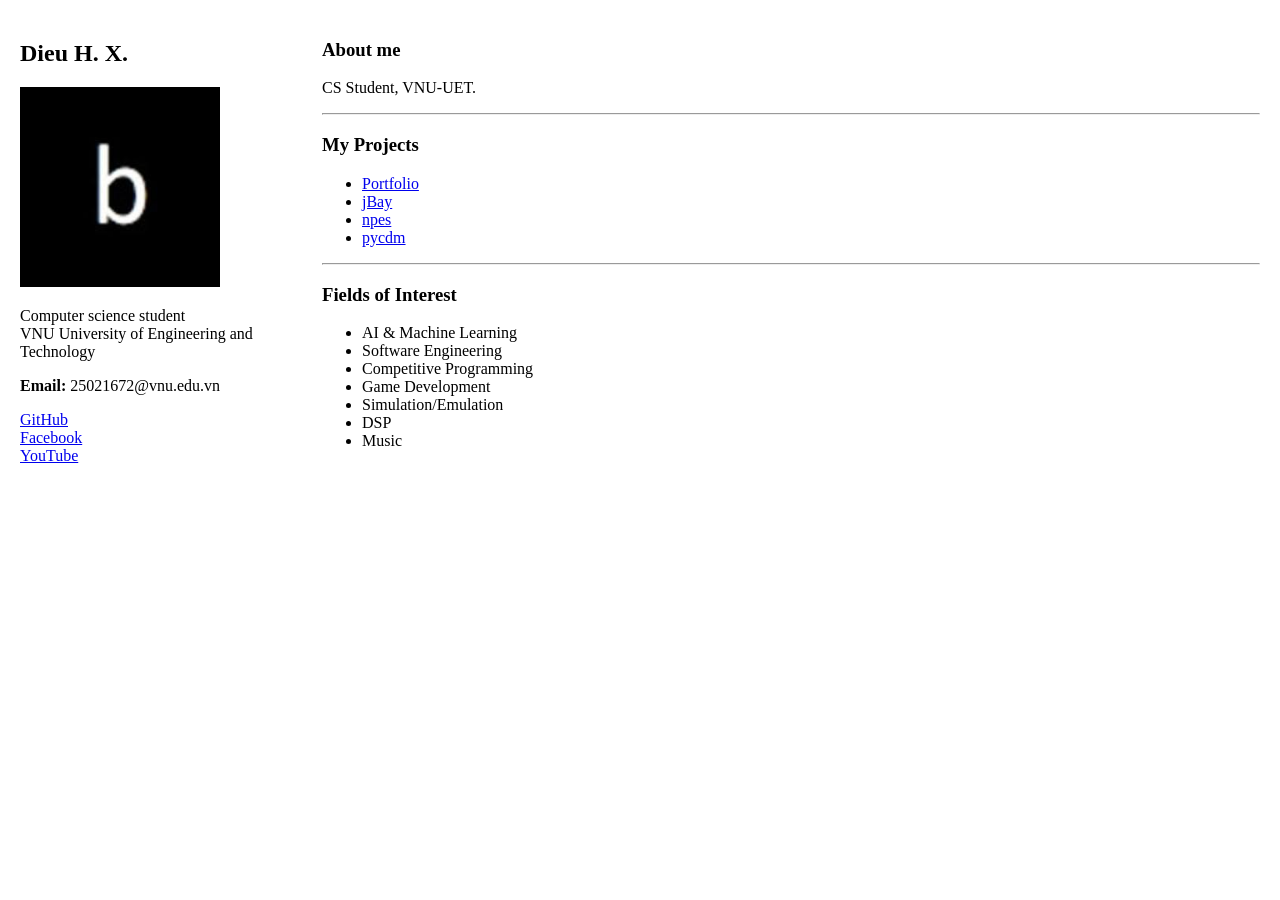
<file: index.html>
<!DOCTYPE html>
<html>
<head>
  <meta charset="utf-8">
  <title>Hoàng Xuân Diệu</title>
</head>
<body>
  <table width="100%" cellpadding="10">
    <tr valign="top">
      <td width="280">
        <h2>Dieu H. X.</h2>
        <img src="assets/b.jpg" width="200" alt="">
        <p>Computer science student<br>
        VNU University of Engineering and Technology</p>
        <p><b>Email:</b> 25021672@vnu.edu.vn</p>
        <p>
          <a href="https://github.com/hoangdieu2007/">GitHub</a><br>
          <a href="https://www.facebook.com/batzd.rats">Facebook</a><br>
          <a href="https://www.youtube.com/@brate8981">YouTube</a>
        </p>
      </td>
      <td>
        <h3>About me</h3>
        <p>CS Student, VNU-UET.</p>

        <hr>
        <h3>My Projects</h3>
        <ul>
          <li><a href="portfolio/index.html">Portfolio</a></li>
          <li><a href="jbay/index.html">jBay</a></li>
          <li><a href="https://github.com/therealbrate/npes">npes</a></li>
          <li><a href="https://github.com/hoangdieu2007/com1050-pycdm">pycdm</a></li>
        </ul>

        <hr>
        <h3>Fields of Interest</h3>
        <ul>
          <li>AI &amp; Machine Learning</li>
          <li>Software Engineering</li>
          <li>Competitive Programming</li>
          <li>Game Development</li>
          <li>Simulation/Emulation</li>
          <li>DSP</li>
          <li>Music</li>
        </ul>
      </td>
    </tr>
  </table>
</body>
</html>
</file>
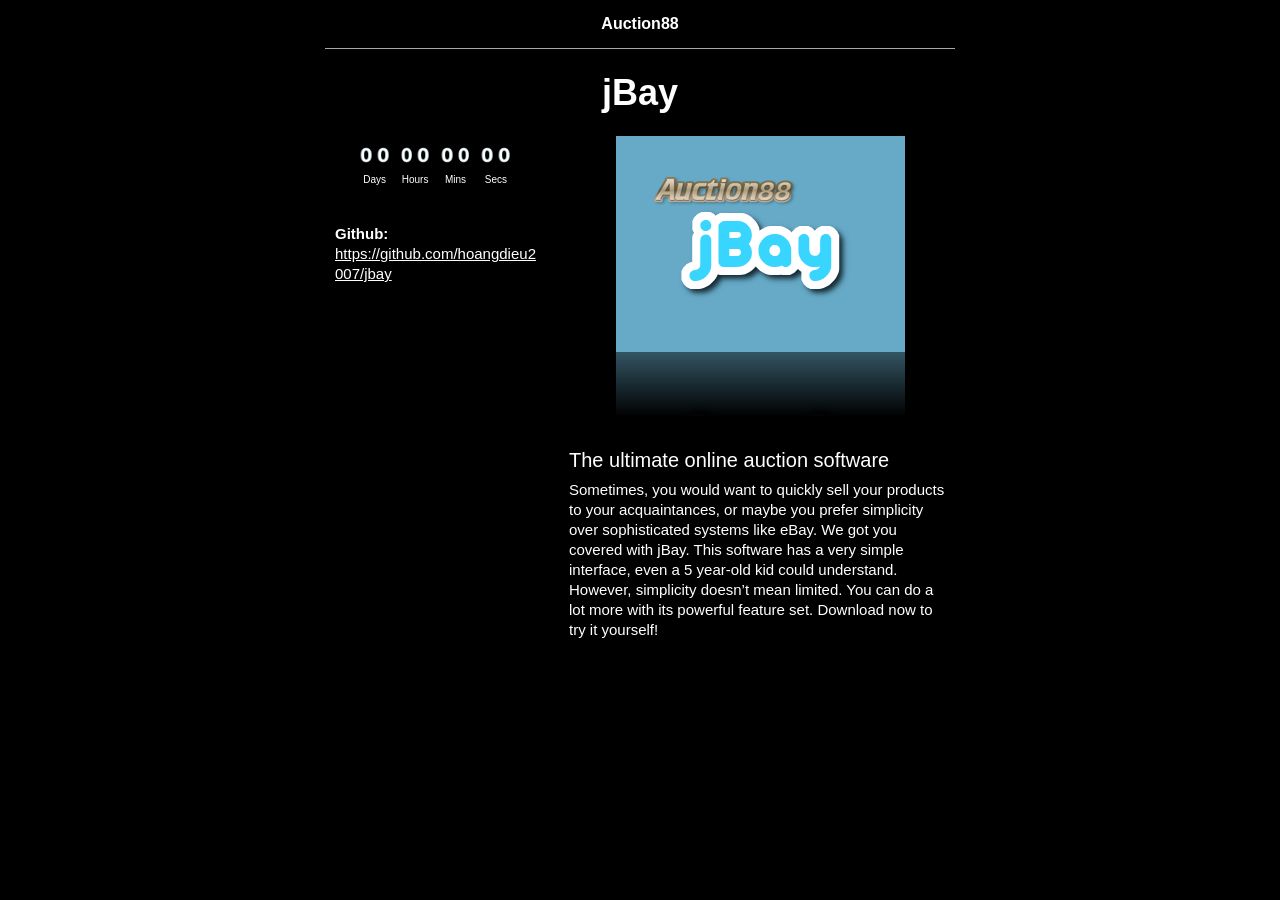
<file: jbay/index.html>
<?xml version="1.0" encoding="UTF-8"?><!DOCTYPE html PUBLIC "-//W3C//DTD XHTML 1.0 Transitional//EN" "http://www.w3.org/TR/xhtml1/DTD/xhtml1-transitional.dtd"><html xmlns="http://www.w3.org/1999/xhtml"><head><title></title><meta http-equiv="refresh" content="0;url= Auction88s_jBay/Auction88.html" /></head><body></body></html>
</file>
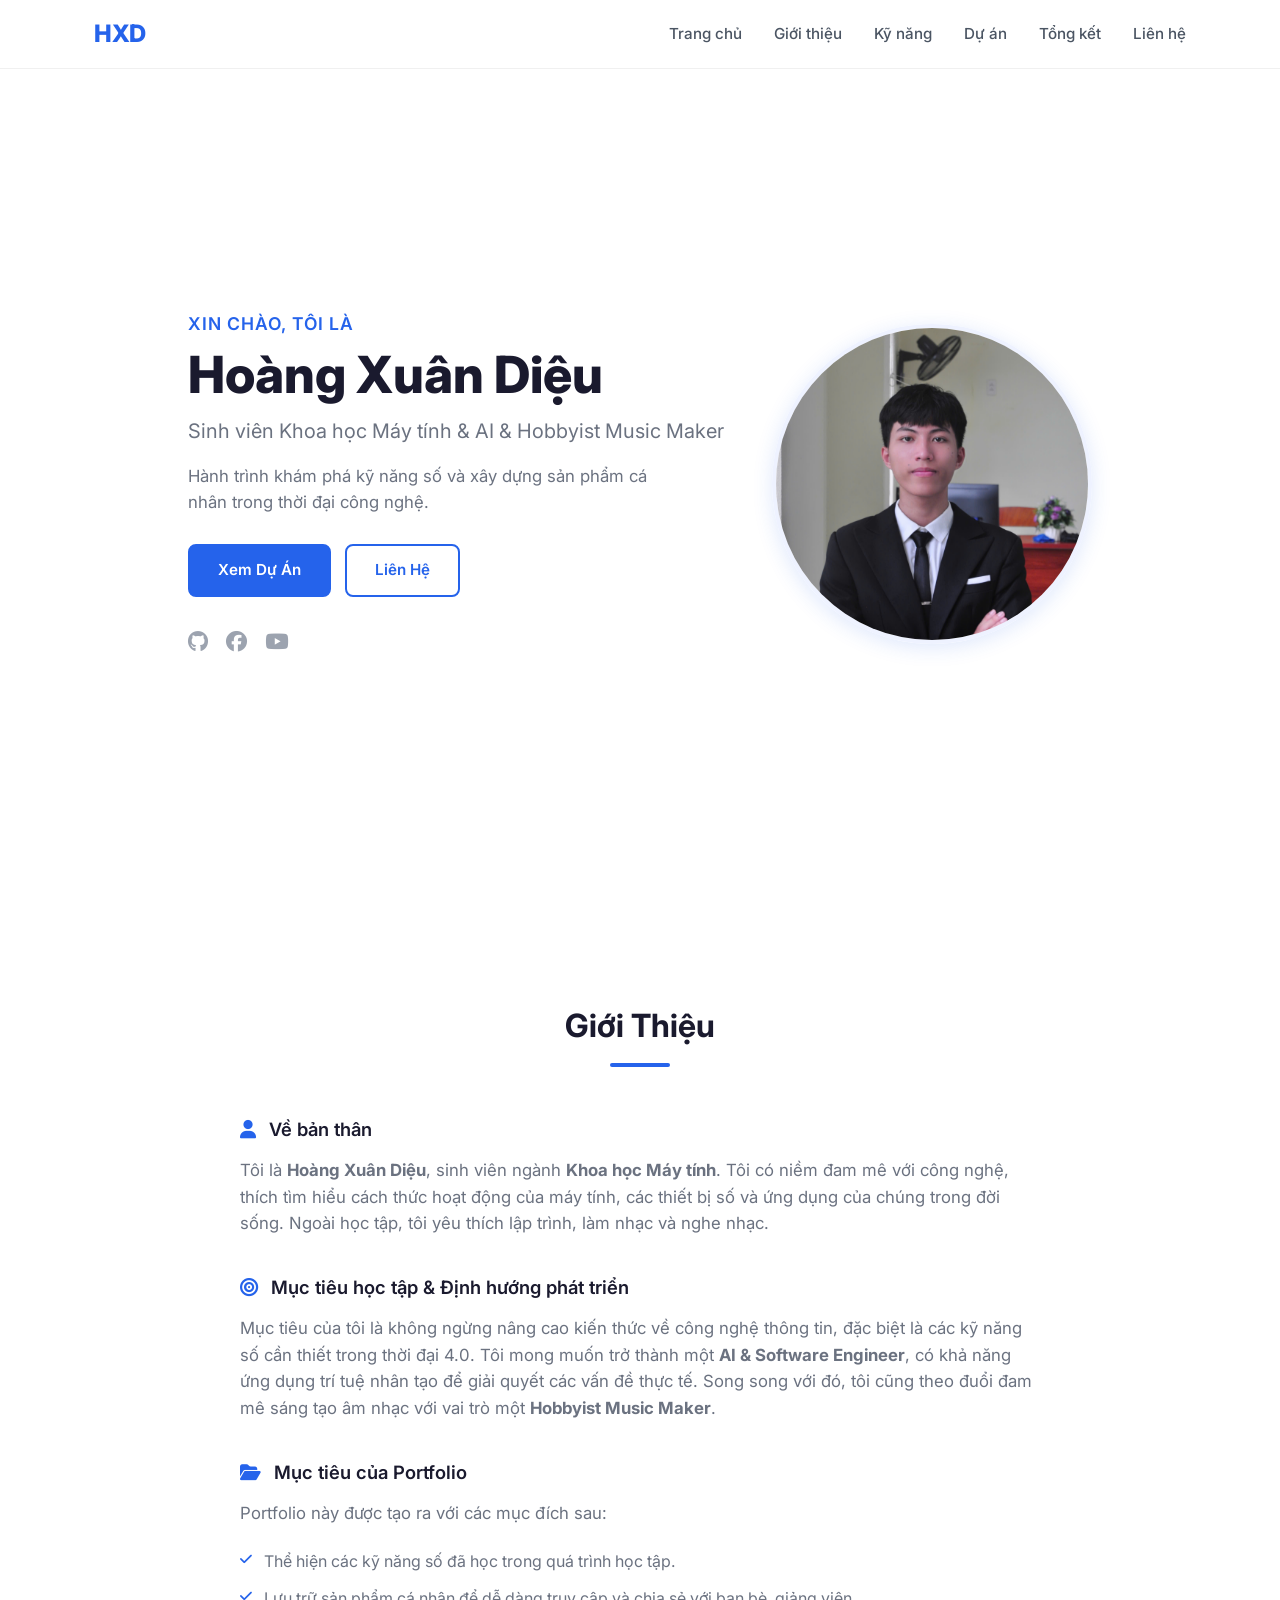
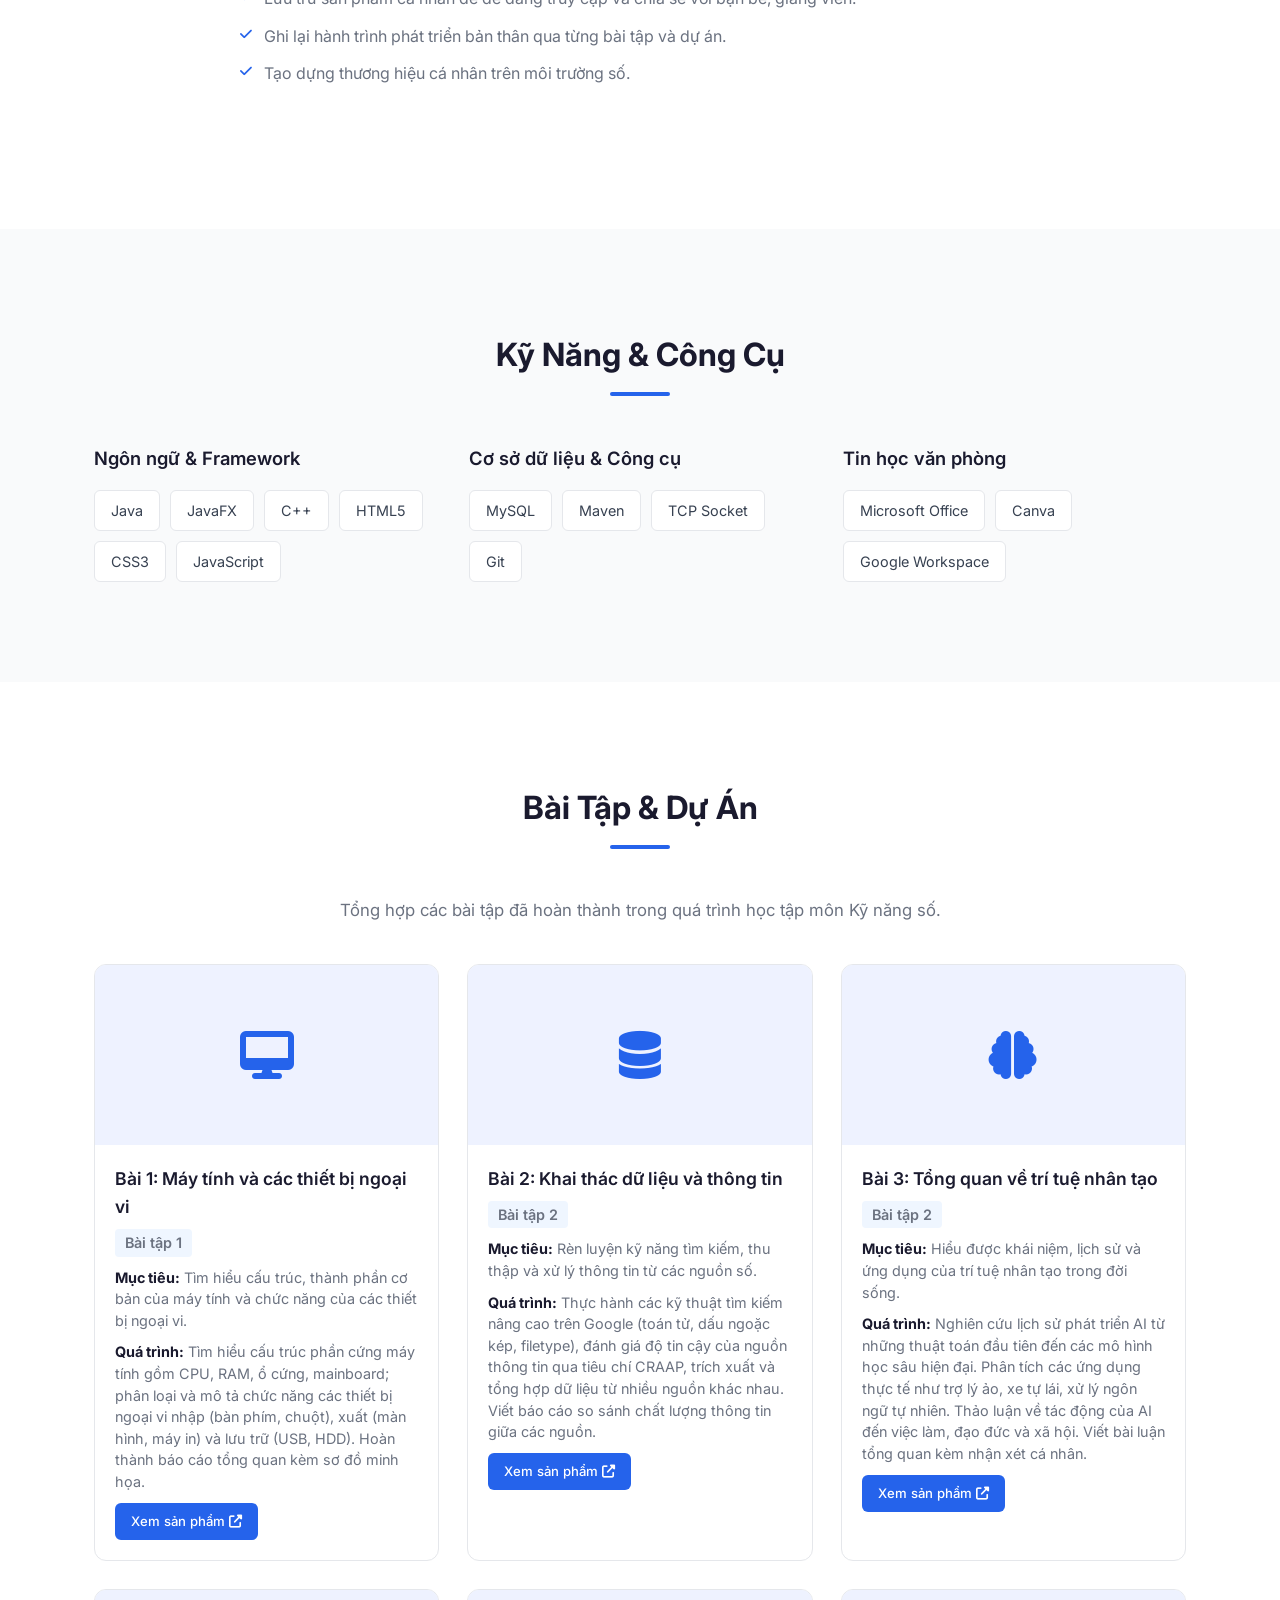
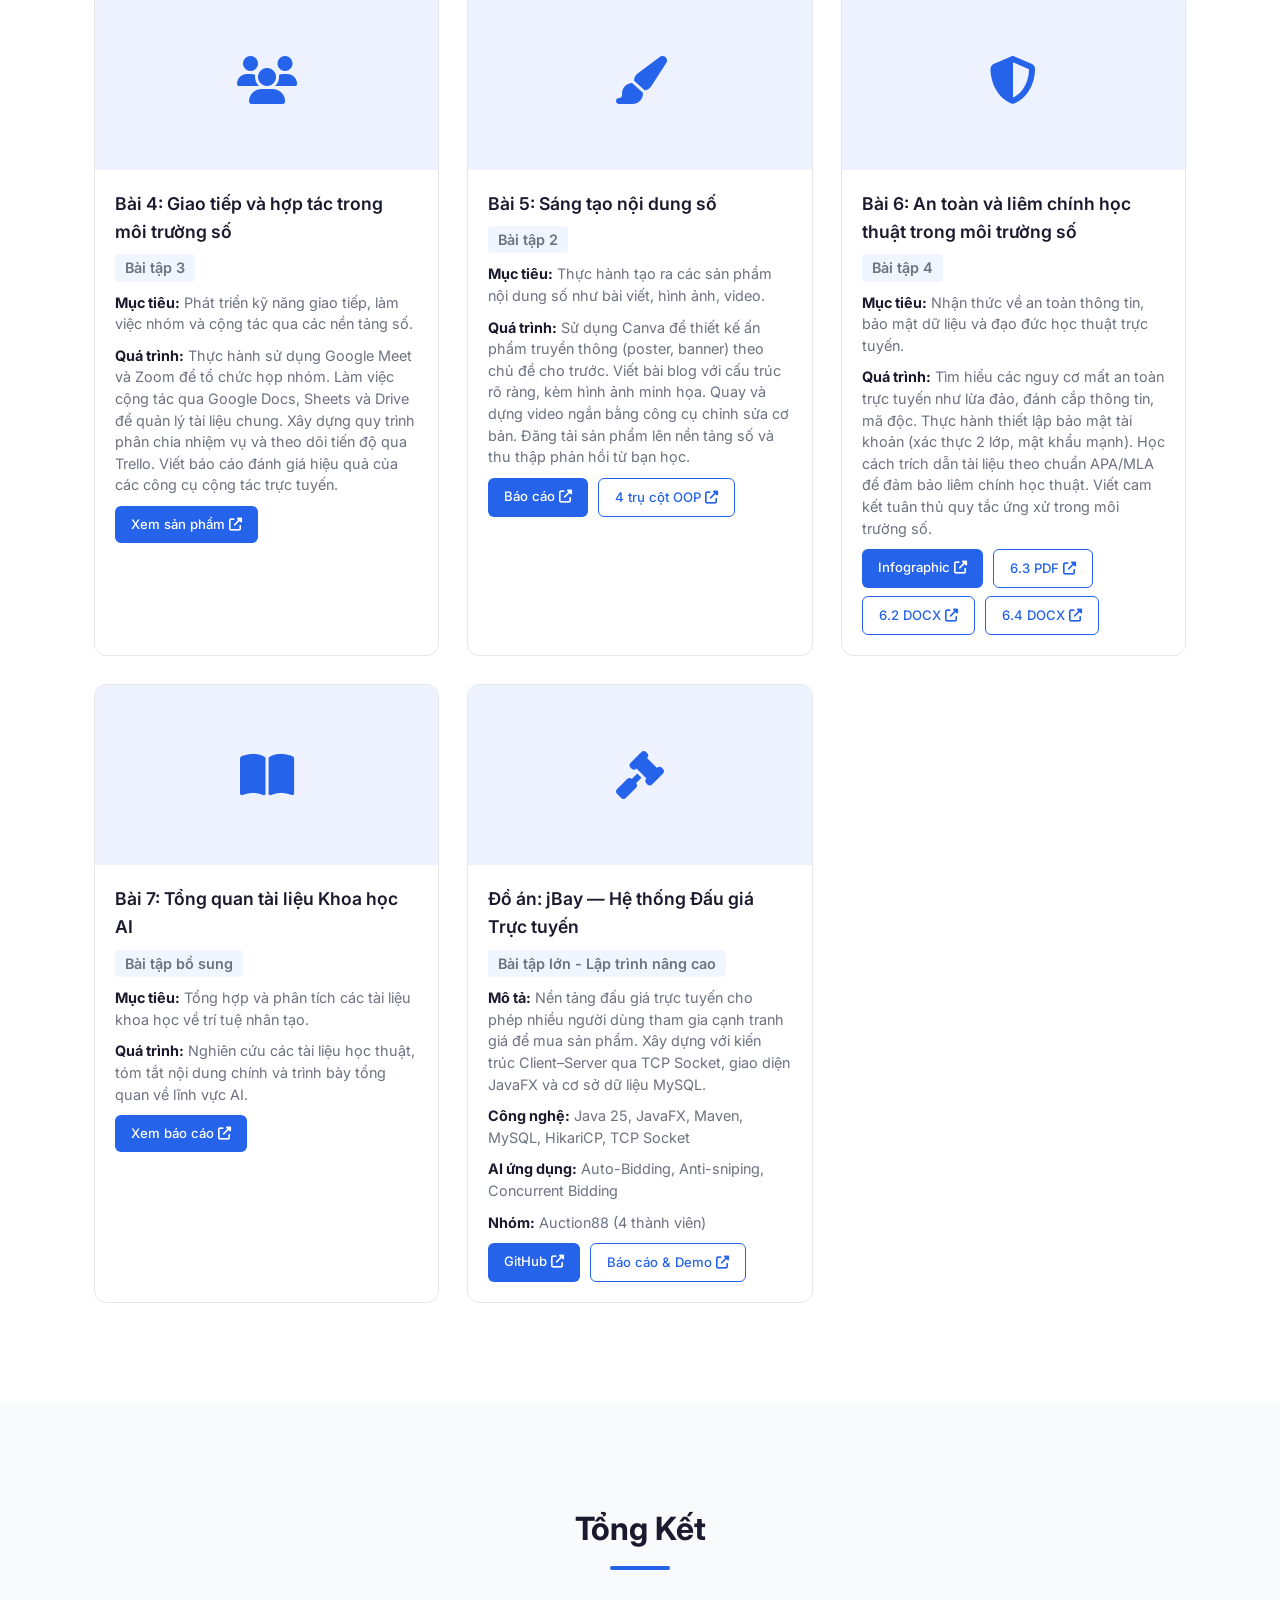
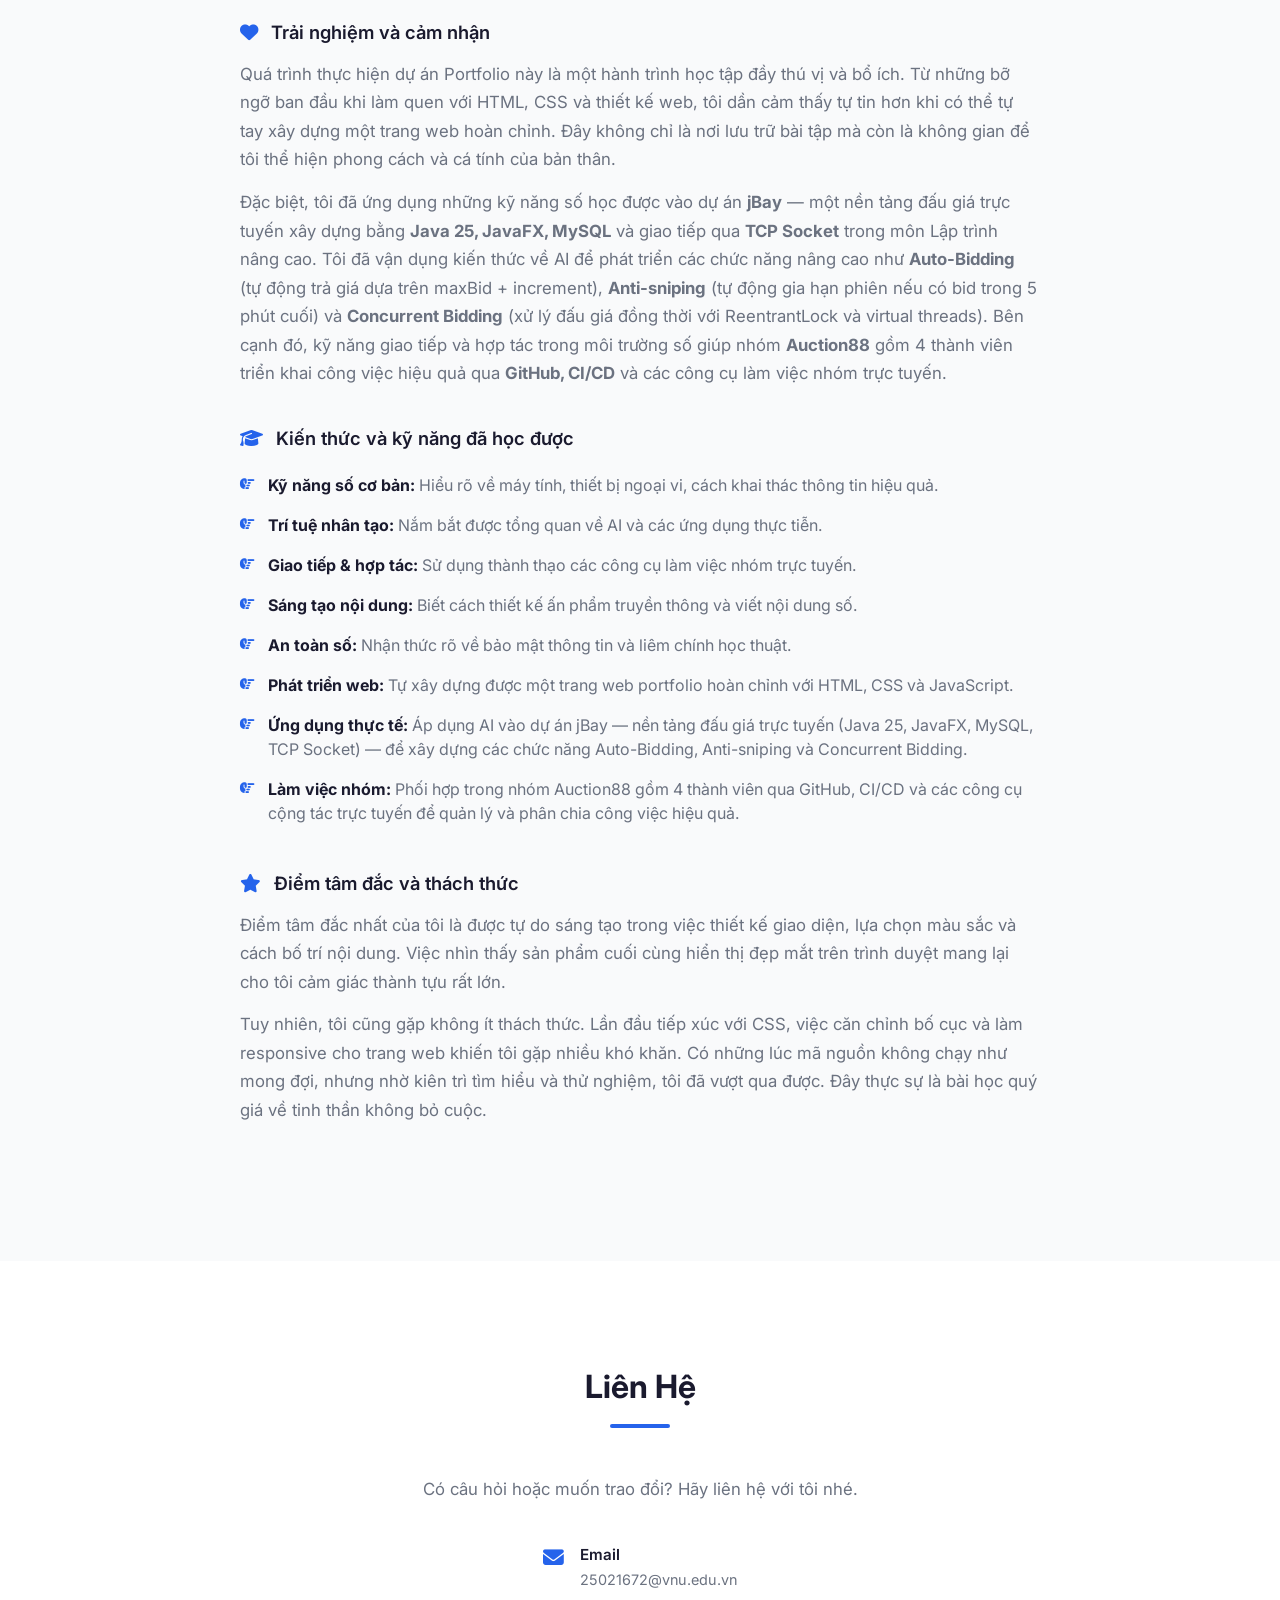
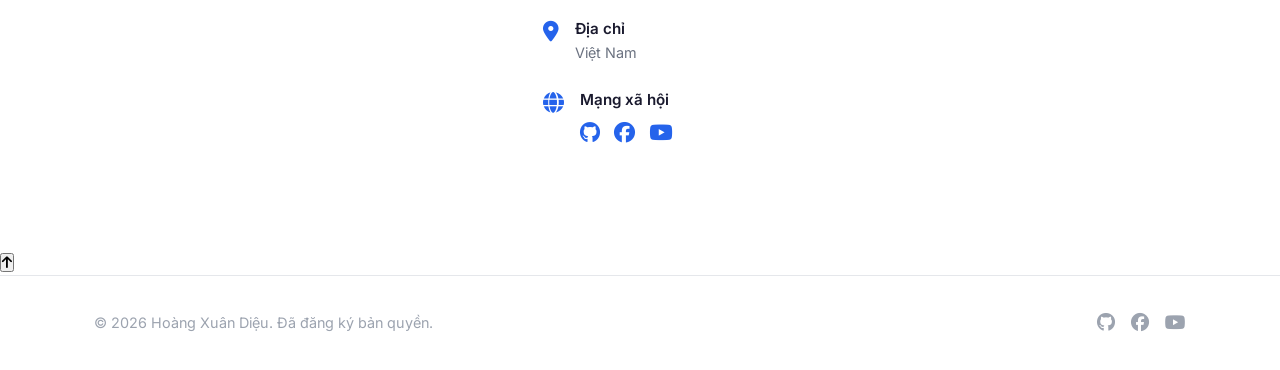
<file: portfolio/index.html>
<!DOCTYPE html>
<html lang="vi">
<head>
  <meta charset="UTF-8">
  <meta name="viewport" content="width=device-width, initial-scale=1.0">
  <title>Hoàng Xuân Diệu | Portfolio</title>
  <link rel="icon" type="image/svg+xml" href="data:image/svg+xml,<svg xmlns='http://www.w3.org/2000/svg' viewBox='0 0 100 100'><rect width='100' height='100' rx='20' fill='%232563eb'/><text x='50' y='68' font-size='44' font-weight='800' font-family='Arial' fill='white' text-anchor='middle'>HXD</text></svg>">
  <link rel="preconnect" href="https://fonts.googleapis.com">
  <link href="https://fonts.googleapis.com/css2?family=Inter:wght@300;400;500;600;700;800&display=swap" rel="stylesheet">
  <link rel="stylesheet" href="https://cdnjs.cloudflare.com/ajax/libs/font-awesome/6.5.0/css/all.min.css">
  <link rel="stylesheet" href="style.css">
</head>
<body>

  <!-- NAV -->
  <nav class="navbar">
    <div class="container nav-container">
      <a href="#" class="logo">HXD</a>
      <ul class="nav-links" id="navLinks">
        <li><a href="#hero">Trang chủ</a></li>
        <li><a href="#about">Giới thiệu</a></li>
        <li><a href="#skills">Kỹ năng</a></li>
        <li><a href="#projects">Dự án</a></li>
        <li><a href="#summary">Tổng kết</a></li>
        <li><a href="#contact">Liên hệ</a></li>
      </ul>
      <div class="hamburger" id="hamburger">
        <span></span><span></span><span></span>
      </div>
    </div>
  </nav>

  <!-- HERO -->
  <section id="hero" class="hero">
    <div class="container hero-content">
      <div class="hero-text">
        <p class="greeting">Xin chào, tôi là</p>
        <h1>Hoàng Xuân Diệu</h1>
        <p class="tagline">Sinh viên Khoa học Máy tính &amp; AI &amp; Hobbyist Music Maker</p>
        <p class="hero-desc">
          Hành trình khám phá kỹ năng số và xây dựng sản phẩm cá nhân trong thời đại công nghệ.
        </p>
        <div class="hero-btns">
          <a href="#projects" class="btn btn-primary">Xem Dự Án</a>
          <a href="#contact" class="btn btn-outline">Liên Hệ</a>
        </div>
        <div class="hero-socials">
          <a href="https://github.com/hoangdieu2007/" aria-label="GitHub"><i class="fab fa-github"></i></a>
          <a href="https://www.facebook.com/batzd.rats" aria-label="Facebook"><i class="fab fa-facebook"></i></a>
          <a href="https://www.youtube.com/@brate8981" aria-label="YouTube"><i class="fab fa-youtube"></i></a>
        </div>
      </div>
      <div class="hero-image">
        <div class="avatar-frame">
          <img src="assets/my_image.jpg" alt="Hoàng Xuân Diệu" class="avatar-img">
        </div>
      </div>
    </div>
  </section>

  <!-- ABOUT -->
  <section id="about" class="section">
    <div class="container">
      <h2 class="section-title">Giới Thiệu</h2>
      <div class="divider"></div>
      <div class="about-content">
        <div class="about-text">
          <div class="about-block">
            <h3><i class="fas fa-user"></i> Về bản thân</h3>
            <p>
              Tôi là <strong>Hoàng Xuân Diệu</strong>, sinh viên ngành <strong>Khoa học Máy tính</strong>. 
              Tôi có niềm đam mê với công nghệ, thích tìm hiểu cách thức hoạt động của máy tính, 
              các thiết bị số và ứng dụng của chúng trong đời sống. Ngoài học tập, tôi yêu thích 
              lập trình, làm nhạc và nghe nhạc.
            </p>
          </div>

          <div class="about-block">
            <h3><i class="fas fa-bullseye"></i> Mục tiêu học tập &amp; Định hướng phát triển</h3>
            <p>
              Mục tiêu của tôi là không ngừng nâng cao kiến thức về công nghệ thông tin, 
              đặc biệt là các kỹ năng số cần thiết trong thời đại 4.0. Tôi mong muốn trở thành 
              một <strong>AI &amp; Software Engineer</strong>, có khả năng ứng dụng trí tuệ nhân tạo 
              để giải quyết các vấn đề thực tế. Song song với đó, tôi cũng theo đuổi đam mê 
              sáng tạo âm nhạc với vai trò một <strong>Hobbyist Music Maker</strong>.
            </p>
          </div>

          <div class="about-block">
            <h3><i class="fas fa-folder-open"></i> Mục tiêu của Portfolio</h3>
            <p>
              Portfolio này được tạo ra với các mục đích sau:
            </p>
            <ul class="about-list">
              <li>Thể hiện các kỹ năng số đã học trong quá trình học tập.</li>
              <li>Lưu trữ sản phẩm cá nhân để dễ dàng truy cập và chia sẻ với bạn bè, giảng viên.</li>
              <li>Ghi lại hành trình phát triển bản thân qua từng bài tập và dự án.</li>
              <li>Tạo dựng thương hiệu cá nhân trên môi trường số.</li>
            </ul>
          </div>
        </div>
      </div>
    </div>
  </section>

  <!-- SKILLS -->
  <section id="skills" class="section bg-light">
    <div class="container">
      <h2 class="section-title">Kỹ Năng &amp; Công Cụ</h2>
      <div class="divider"></div>
      <div class="skills-grid">
        <div class="skill-cat">
          <h3>Ngôn ngữ &amp; Framework</h3>
          <div class="skill-items">
            <span class="skill-tag">Java</span>
            <span class="skill-tag">JavaFX</span>
            <span class="skill-tag">C++</span>
            <span class="skill-tag">HTML5</span>
            <span class="skill-tag">CSS3</span>
            <span class="skill-tag">JavaScript</span>
          </div>
        </div>
        <div class="skill-cat">
          <h3>Cơ sở dữ liệu &amp; Công cụ</h3>
          <div class="skill-items">
            <span class="skill-tag">MySQL</span>
            <span class="skill-tag">Maven</span>
            <span class="skill-tag">TCP Socket</span>
            <span class="skill-tag">Git</span>
          </div>
        </div>
        <div class="skill-cat">
          <h3>Tin học văn phòng</h3>
          <div class="skill-items">
            <span class="skill-tag">Microsoft Office</span>
            <span class="skill-tag">Canva</span>
            <span class="skill-tag">Google Workspace</span>
          </div>
        </div>
      </div>
    </div>
  </section>

  <!-- PROJECTS -->
  <section id="projects" class="section">
    <div class="container">
      <h2 class="section-title">Bài Tập &amp; Dự Án</h2>
      <div class="divider"></div>
      <p class="section-sub">Tổng hợp các bài tập đã hoàn thành trong quá trình học tập môn Kỹ năng số.</p>
      <div class="projects-grid">

        <div class="project-card">
          <div class="project-img">
            <i class="fas fa-desktop"></i>
          </div>
          <div class="project-info">
            <h3>Bài 1: Máy tính và các thiết bị ngoại vi</h3>
            <p class="project-meta">Bài tập 1</p>
            <p><strong>Mục tiêu:</strong> Tìm hiểu cấu trúc, thành phần cơ bản của máy tính và chức năng của các thiết bị ngoại vi.</p>
            <p><strong>Quá trình:</strong> Tìm hiểu cấu trúc phần cứng máy tính gồm CPU, RAM, ổ cứng, mainboard; phân loại và mô tả chức năng các thiết bị ngoại vi nhập (bàn phím, chuột), xuất (màn hình, máy in) và lưu trữ (USB, HDD). Hoàn thành báo cáo tổng quan kèm sơ đồ minh họa.</p>
            <div class="project-links">
              <a href="homework/Tuan1/ThucHanhTuan1.pdf" class="btn-small" target="_blank">Xem sản phẩm <i class="fas fa-external-link-alt"></i></a>
            </div>
          </div>
        </div>

        <div class="project-card">
          <div class="project-img">
            <i class="fas fa-database"></i>
          </div>
          <div class="project-info">
            <h3>Bài 2: Khai thác dữ liệu và thông tin</h3>
            <p class="project-meta">Bài tập 2</p>
            <p><strong>Mục tiêu:</strong> Rèn luyện kỹ năng tìm kiếm, thu thập và xử lý thông tin từ các nguồn số.</p>
            <p><strong>Quá trình:</strong> Thực hành các kỹ thuật tìm kiếm nâng cao trên Google (toán tử, dấu ngoặc kép, filetype), đánh giá độ tin cậy của nguồn thông tin qua tiêu chí CRAAP, trích xuất và tổng hợp dữ liệu từ nhiều nguồn khác nhau. Viết báo cáo so sánh chất lượng thông tin giữa các nguồn.</p>
            <div class="project-links">
              <a href="homework/Tuan2/tmpinm5jf_hoangxuandieu_25021672_report_w2.pdf" class="btn-small" target="_blank">Xem sản phẩm <i class="fas fa-external-link-alt"></i></a>
            </div>
          </div>
        </div>

        <div class="project-card">
          <div class="project-img">
            <i class="fas fa-brain"></i>
          </div>
          <div class="project-info">
            <h3>Bài 3: Tổng quan về trí tuệ nhân tạo</h3>
            <p class="project-meta">Bài tập 2</p>
            <p><strong>Mục tiêu:</strong> Hiểu được khái niệm, lịch sử và ứng dụng của trí tuệ nhân tạo trong đời sống.</p>
            <p><strong>Quá trình:</strong> Nghiên cứu lịch sử phát triển AI từ những thuật toán đầu tiên đến các mô hình học sâu hiện đại. Phân tích các ứng dụng thực tế như trợ lý ảo, xe tự lái, xử lý ngôn ngữ tự nhiên. Thảo luận về tác động của AI đến việc làm, đạo đức và xã hội. Viết bài luận tổng quan kèm nhận xét cá nhân.</p>
            <div class="project-links">
              <a href="homework/Tuan3/Tuan3.pdf" class="btn-small" target="_blank">Xem sản phẩm <i class="fas fa-external-link-alt"></i></a>
            </div>
          </div>
        </div>

        <div class="project-card">
          <div class="project-img">
            <i class="fas fa-users"></i>
          </div>
          <div class="project-info">
            <h3>Bài 4: Giao tiếp và hợp tác trong môi trường số</h3>
            <p class="project-meta">Bài tập 3</p>
            <p><strong>Mục tiêu:</strong> Phát triển kỹ năng giao tiếp, làm việc nhóm và cộng tác qua các nền tảng số.</p>
            <p><strong>Quá trình:</strong> Thực hành sử dụng Google Meet và Zoom để tổ chức họp nhóm. Làm việc cộng tác qua Google Docs, Sheets và Drive để quản lý tài liệu chung. Xây dựng quy trình phân chia nhiệm vụ và theo dõi tiến độ qua Trello. Viết báo cáo đánh giá hiệu quả của các công cụ cộng tác trực tuyến.</p>
            <div class="project-links">
              <a href="homework/Tuan4/tmpat8yx6_hoangxuandieu_25021672_reportw4.pdf" class="btn-small" target="_blank">Xem sản phẩm <i class="fas fa-external-link-alt"></i></a>
            </div>
          </div>
        </div>

        <div class="project-card">
          <div class="project-img">
            <i class="fas fa-paint-brush"></i>
          </div>
          <div class="project-info">
            <h3>Bài 5: Sáng tạo nội dung số</h3>
            <p class="project-meta">Bài tập 2</p>
            <p><strong>Mục tiêu:</strong> Thực hành tạo ra các sản phẩm nội dung số như bài viết, hình ảnh, video.</p>
            <p><strong>Quá trình:</strong> Sử dụng Canva để thiết kế ấn phẩm truyền thông (poster, banner) theo chủ đề cho trước. Viết bài blog với cấu trúc rõ ràng, kèm hình ảnh minh họa. Quay và dựng video ngắn bằng công cụ chỉnh sửa cơ bản. Đăng tải sản phẩm lên nền tảng số và thu thập phản hồi từ bạn học.</p>
            <div class="project-links">
              <a href="homework/Tuan5/Báo-Cáo.pdf" class="btn-small" target="_blank">Báo cáo <i class="fas fa-external-link-alt"></i></a>
              <a href="homework/Tuan5/4-trụ-cột-trong-OOP-Java.pdf" class="btn-small btn-small-outline" target="_blank">4 trụ cột OOP <i class="fas fa-external-link-alt"></i></a>
            </div>
          </div>
        </div>

        <div class="project-card">
          <div class="project-img">
            <i class="fas fa-shield-alt"></i>
          </div>
          <div class="project-info">
            <h3>Bài 6: An toàn và liêm chính học thuật trong môi trường số</h3>
            <p class="project-meta">Bài tập 4</p>
            <p><strong>Mục tiêu:</strong> Nhận thức về an toàn thông tin, bảo mật dữ liệu và đạo đức học thuật trực tuyến.</p>
            <p><strong>Quá trình:</strong> Tìm hiểu các nguy cơ mất an toàn trực tuyến như lừa đảo, đánh cắp thông tin, mã độc. Thực hành thiết lập bảo mật tài khoản (xác thực 2 lớp, mật khẩu mạnh). Học cách trích dẫn tài liệu theo chuẩn APA/MLA để đảm bảo liêm chính học thuật. Viết cam kết tuân thủ quy tắc ứng xử trong môi trường số.</p>
            <div class="project-links">
              <a href="homework/Tuan6/inforgraphic.pdf" class="btn-small" target="_blank">Infographic <i class="fas fa-external-link-alt"></i></a>
              <a href="homework/Tuan6/6.3.pdf" class="btn-small btn-small-outline" target="_blank">6.3 PDF <i class="fas fa-external-link-alt"></i></a>
            </div>
            <div class="project-links" style="margin-top: 8px;">
              <a href="homework/Tuan6/6.2.docx" class="btn-small btn-small-outline" target="_blank">6.2 DOCX <i class="fas fa-external-link-alt"></i></a>
              <a href="homework/Tuan6/6.4.docx" class="btn-small btn-small-outline" target="_blank">6.4 DOCX <i class="fas fa-external-link-alt"></i></a>
            </div>
          </div>
        </div>

        <div class="project-card">
          <div class="project-img">
            <i class="fas fa-book-open"></i>
          </div>
          <div class="project-info">
            <h3>Bài 7: Tổng quan tài liệu Khoa học AI</h3>
            <p class="project-meta">Bài tập bổ sung</p>
            <p><strong>Mục tiêu:</strong> Tổng hợp và phân tích các tài liệu khoa học về trí tuệ nhân tạo.</p>
            <p><strong>Quá trình:</strong> Nghiên cứu các tài liệu học thuật, tóm tắt nội dung chính và trình bày tổng quan về lĩnh vực AI.</p>
            <div class="project-links">
              <a href="homework/Tuan7/Bao_cao_Tong_quan_Tai_lieu_Khoa_hoc_AI.pdf" class="btn-small" target="_blank">Xem báo cáo <i class="fas fa-external-link-alt"></i></a>
            </div>
          </div>
        </div>

        <div class="project-card">
          <div class="project-img">
            <i class="fas fa-gavel"></i>
          </div>
          <div class="project-info">
            <h3>Đồ án: jBay — Hệ thống Đấu giá Trực tuyến</h3>
            <p class="project-meta">Bài tập lớn - Lập trình nâng cao</p>
            <p><strong>Mô tả:</strong> Nền tảng đấu giá trực tuyến cho phép nhiều người dùng tham gia cạnh tranh giá để mua sản phẩm. Xây dựng với kiến trúc Client–Server qua TCP Socket, giao diện JavaFX và cơ sở dữ liệu MySQL.</p>
            <p><strong>Công nghệ:</strong> Java 25, JavaFX, Maven, MySQL, HikariCP, TCP Socket</p>
            <p><strong>AI ứng dụng:</strong> Auto-Bidding, Anti-sniping, Concurrent Bidding</p>
            <p><strong>Nhóm:</strong> Auction88 (4 thành viên)</p>
            <div class="project-links">
              <a href="https://github.com/hoangdieu2007/jbay" class="btn-small" target="_blank">GitHub <i class="fas fa-external-link-alt"></i></a>
              <a href="https://drive.google.com/drive/folders/1TO_9-S66xGye3F34enxZv1d8D_bKJjxQ" class="btn-small btn-small-outline" target="_blank">Báo cáo & Demo <i class="fas fa-external-link-alt"></i></a>
            </div>
          </div>
        </div>

      </div>
    </div>
  </section>

  <!-- SUMMARY -->
  <section id="summary" class="section bg-light">
    <div class="container">
      <h2 class="section-title">Tổng Kết</h2>
      <div class="divider"></div>
      <div class="summary-content">

        <div class="summary-block">
          <h3><i class="fas fa-heart"></i> Trải nghiệm và cảm nhận</h3>
          <p>
            Quá trình thực hiện dự án Portfolio này là một hành trình học tập đầy thú vị và bổ ích. 
            Từ những bỡ ngỡ ban đầu khi làm quen với HTML, CSS và thiết kế web, tôi dần cảm thấy tự tin 
            hơn khi có thể tự tay xây dựng một trang web hoàn chỉnh. Đây không chỉ là nơi lưu trữ bài tập 
            mà còn là không gian để tôi thể hiện phong cách và cá tính của bản thân.
          </p>
          <p>
            Đặc biệt, tôi đã ứng dụng những kỹ năng số học được vào dự án <strong>jBay</strong> — 
            một nền tảng đấu giá trực tuyến xây dựng bằng <strong>Java 25, JavaFX, MySQL</strong> và 
            giao tiếp qua <strong>TCP Socket</strong> trong môn Lập trình nâng cao. Tôi đã vận dụng 
            kiến thức về AI để phát triển các chức năng nâng cao như <strong>Auto-Bidding</strong> 
            (tự động trả giá dựa trên maxBid + increment), <strong>Anti-sniping</strong> (tự động 
            gia hạn phiên nếu có bid trong 5 phút cuối) và <strong>Concurrent Bidding</strong> 
            (xử lý đấu giá đồng thời với ReentrantLock và virtual threads). Bên cạnh đó, kỹ năng 
            giao tiếp và hợp tác trong môi trường số giúp nhóm <strong>Auction88</strong> gồm 4 
            thành viên triển khai công việc hiệu quả qua <strong>GitHub, CI/CD</strong> và các 
            công cụ làm việc nhóm trực tuyến.
          </p>
        </div>

        <div class="summary-block">
          <h3><i class="fas fa-graduation-cap"></i> Kiến thức và kỹ năng đã học được</h3>
          <ul class="summary-list">
            <li><strong>Kỹ năng số cơ bản:</strong> Hiểu rõ về máy tính, thiết bị ngoại vi, cách khai thác thông tin hiệu quả.</li>
            <li><strong>Trí tuệ nhân tạo:</strong> Nắm bắt được tổng quan về AI và các ứng dụng thực tiễn.</li>
            <li><strong>Giao tiếp &amp; hợp tác:</strong> Sử dụng thành thạo các công cụ làm việc nhóm trực tuyến.</li>
            <li><strong>Sáng tạo nội dung:</strong> Biết cách thiết kế ấn phẩm truyền thông và viết nội dung số.</li>
            <li><strong>An toàn số:</strong> Nhận thức rõ về bảo mật thông tin và liêm chính học thuật.</li>
            <li><strong>Phát triển web:</strong> Tự xây dựng được một trang web portfolio hoàn chỉnh với HTML, CSS và JavaScript.</li>
            <li><strong>Ứng dụng thực tế:</strong> Áp dụng AI vào dự án jBay — nền tảng đấu giá trực tuyến (Java 25, JavaFX, MySQL, TCP Socket) — để xây dựng các chức năng Auto-Bidding, Anti-sniping và Concurrent Bidding.</li>
            <li><strong>Làm việc nhóm:</strong> Phối hợp trong nhóm Auction88 gồm 4 thành viên qua GitHub, CI/CD và các công cụ cộng tác trực tuyến để quản lý và phân chia công việc hiệu quả.</li>
          </ul>
        </div>

        <div class="summary-block">
          <h3><i class="fas fa-star"></i> Điểm tâm đắc và thách thức</h3>
          <p>
            Điểm tâm đắc nhất của tôi là được tự do sáng tạo trong việc thiết kế giao diện, 
            lựa chọn màu sắc và cách bố trí nội dung. Việc nhìn thấy sản phẩm cuối cùng hiển thị 
            đẹp mắt trên trình duyệt mang lại cho tôi cảm giác thành tựu rất lớn.
          </p>
          <p>
            Tuy nhiên, tôi cũng gặp không ít thách thức. Lần đầu tiếp xúc với CSS, việc căn chỉnh 
            bố cục và làm responsive cho trang web khiến tôi gặp nhiều khó khăn. Có những lúc 
            mã nguồn không chạy như mong đợi, nhưng nhờ kiên trì tìm hiểu và thử nghiệm, 
            tôi đã vượt qua được. Đây thực sự là bài học quý giá về tinh thần không bỏ cuộc.
          </p>
        </div>

      </div>
    </div>
  </section>

  <!-- CONTACT -->
  <section id="contact" class="section">
    <div class="container">
      <h2 class="section-title">Liên Hệ</h2>
      <div class="divider"></div>
      <p class="contact-sub">Có câu hỏi hoặc muốn trao đổi? Hãy liên hệ với tôi nhé.</p>
      <div class="contact-content">
        <div class="contact-info">
          <div class="contact-item">
            <i class="fas fa-envelope"></i>
            <div>
              <h4>Email</h4>
              <a href="mailto:25021672@vnu.edu.vn">25021672@vnu.edu.vn</a>
            </div>
          </div>
          <div class="contact-item">
            <i class="fas fa-map-marker-alt"></i>
            <div>
              <h4>Địa chỉ</h4>
              <p>Việt Nam</p>
            </div>
          </div>
          <div class="contact-item">
            <i class="fas fa-globe"></i>
            <div>
              <h4>Mạng xã hội</h4>
              <div class="contact-socials">
                <a href="https://github.com/hoangdieu2007/" target="_blank" aria-label="GitHub"><i class="fab fa-github"></i></a>
                <a href="https://www.facebook.com/batzd.rats" target="_blank" aria-label="Facebook"><i class="fab fa-facebook"></i></a>
                <a href="https://www.youtube.com/@brate8981" target="_blank" aria-label="YouTube"><i class="fab fa-youtube"></i></a>
              </div>
            </div>
          </div>
        </div>
      </div>
    </div>
  </section>

  <!-- SCROLL TO TOP -->
  <button id="scrollTop" class="scroll-top" aria-label="Lên đầu trang">
    <i class="fas fa-arrow-up"></i>
  </button>

  <!-- FOOTER -->
  <footer class="footer">
    <div class="container">
      <div class="footer-content">
        <p>&copy; 2026 Hoàng Xuân Diệu. Đã đăng ký bản quyền.</p>
        <div class="footer-socials">
          <a href="https://github.com/hoangdieu2007/" aria-label="GitHub"><i class="fab fa-github"></i></a>
          <a href="https://www.facebook.com/batzd.rats" aria-label="Facebook"><i class="fab fa-facebook"></i></a>
          <a href="https://www.youtube.com/@brate8981" aria-label="YouTube"><i class="fab fa-youtube"></i></a>
        </div>
      </div>
    </div>
  </footer>

  <script src="script.js"></script>
</body>
</html>
</file>
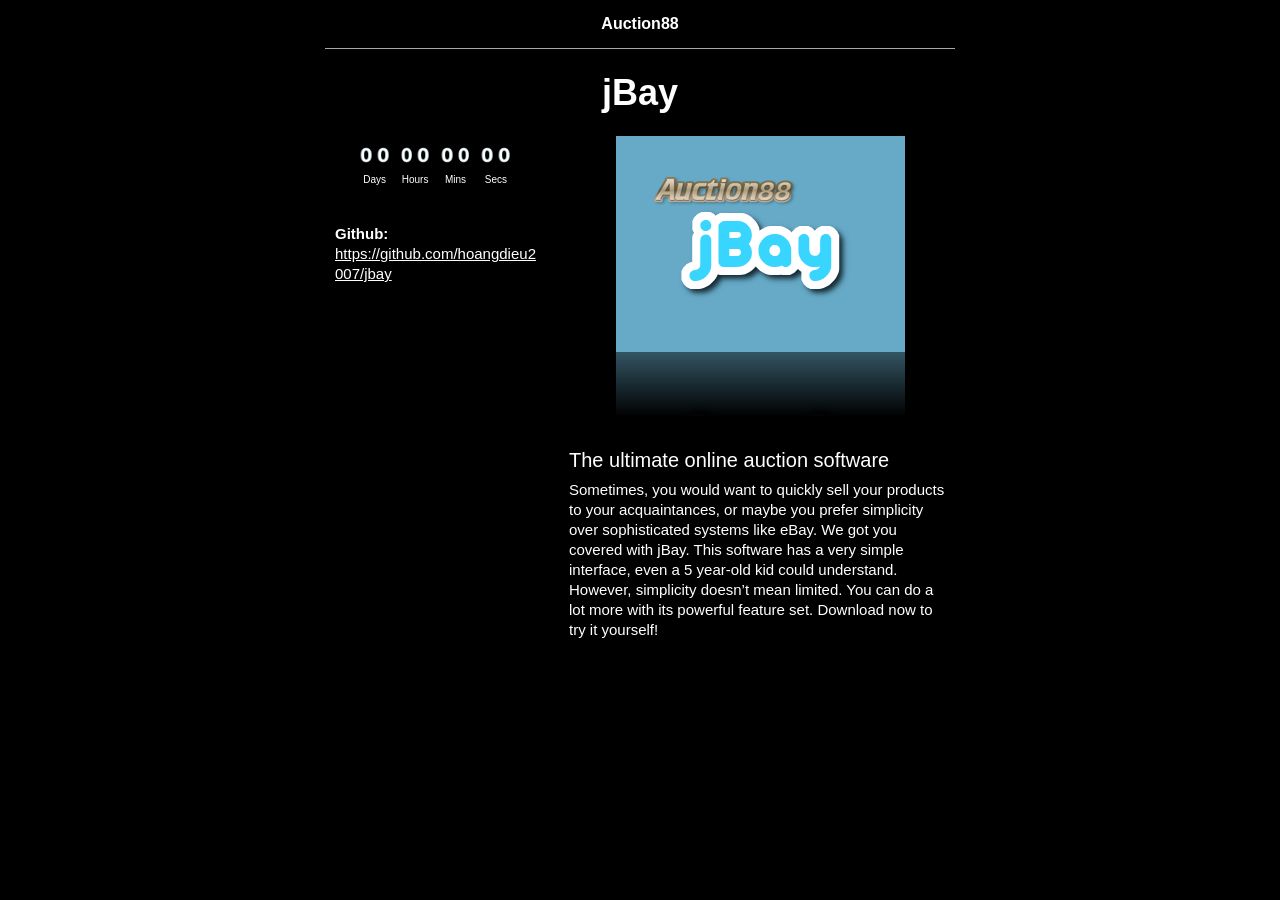
<file: jbay/Auction88s_jBay/index.html>
<?xml version="1.0" encoding="UTF-8"?><!DOCTYPE html PUBLIC "-//W3C//DTD XHTML 1.0 Transitional//EN" "http://www.w3.org/TR/xhtml1/DTD/xhtml1-transitional.dtd"><html xmlns="http://www.w3.org/1999/xhtml"><head><title></title><meta http-equiv="refresh" content="0;url= Auction88.html" /></head><body></body></html>
</file>
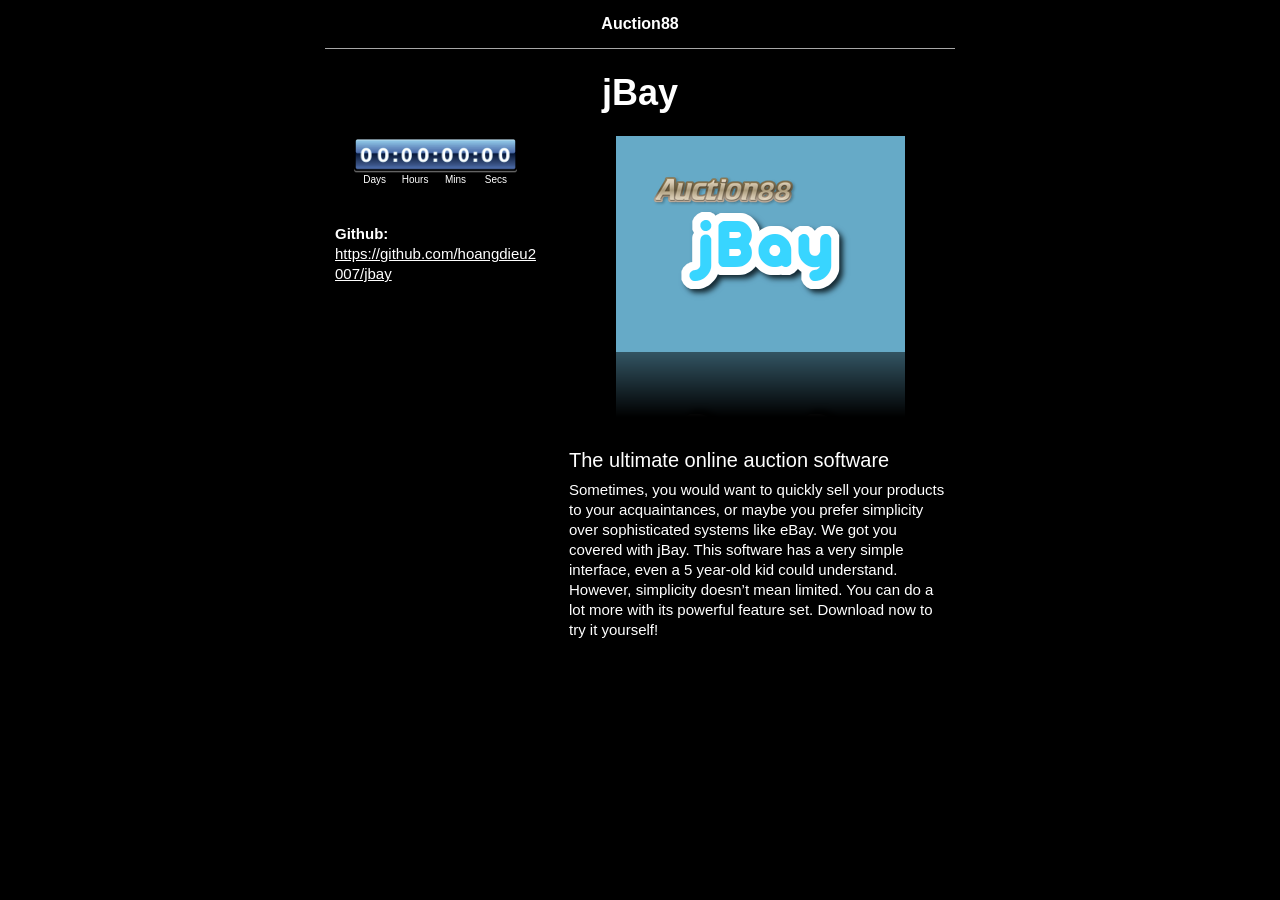
<file: jbay/Auction88s_jBay/Auction88.html>
<?xml version="1.0" encoding="UTF-8"?>
<!DOCTYPE html PUBLIC "-//W3C//DTD XHTML 1.0 Transitional//EN" "http://www.w3.org/TR/xhtml1/DTD/xhtml1-transitional.dtd">


<html xmlns="http://www.w3.org/1999/xhtml" xml:lang="en" lang="en">
  <head>
    <meta http-equiv="Content-Type" content="text/html; charset=UTF-8" />
    <meta name="Generator" content="iWeb 3.0.4" />
    <meta name="iWeb-Build" content="local-build-20260323" />
    <meta http-equiv="X-UA-Compatible" content="IE=EmulateIE7" />
    <meta name="viewport" content="width=700" />
    <title>jBay</title>
    <link rel="stylesheet" type="text/css" media="screen,print" href="Auction88_files/Auction88.css" />
    <!--[if lt IE 8]><link rel='stylesheet' type='text/css' media='screen,print' href='Auction88_files/Auction88IE.css'/><![endif]-->
    <!--[if gte IE 8]><link rel='stylesheet' type='text/css' media='screen,print' href='Media/IE8.css'/><![endif]-->
    <style type="text/css"><!--
	@import "Scripts/Widgets/Timer/TimerWidget.css";
--></style>
    <script type="text/javascript" src="Scripts/iWebSite.js"></script>
    <script type="text/javascript" src="Scripts/Widgets/SharedResources/WidgetCommon.js"></script>
    <script type="text/javascript" src="Scripts/Widgets/Navbar/navbar.js"></script>
    <script type="text/javascript" src="Scripts/iWebImage.js"></script>
    <script type="text/javascript" src="Scripts/iWebMediaGrid.js"></script>
    <script type="text/javascript" src="Scripts/Widgets/Timer/TimerWidget.js"></script>
    <script type="text/javascript" src="Scripts/Widgets/Timer/localizedStrings.js"></script>
    <script type="text/javascript" src="Auction88_files/Auction88.js"></script>
  </head>
  <body style="background: rgb(0, 0, 0); margin: 0pt; " onload="onPageLoad();" onunload="onPageUnload();">
    <div style="text-align: center; ">
      <div style="margin-bottom: 0px; margin-left: auto; margin-right: auto; margin-top: 0px; overflow: hidden; position: relative; word-wrap: break-word;  background: rgb(0, 0, 0); text-align: left; width: 700px; " id="body_content">
        <div style="margin-left: 0px; position: relative; width: 700px; z-index: 0; " id="nav_layer">
          <div style="height: 0px; line-height: 0px; " class="bumper"> </div>
          <div class="com-apple-iweb-widget-navbar flowDefining" id="widget0" style="margin-left: 35px; margin-top: 0px; opacity: 1.00; position: relative; width: 630px; z-index: 1; ">
    
            <div id="widget0-navbar" class="navbar">

      
              <div id="widget0-bg" class="navbar-bg">

        
                <ul id="widget0-navbar-list" class="navbar-list">
 <li></li> 
</ul>
                
      
</div>
              
    
</div>
          </div>
          <script type="text/javascript"><!--//--><![CDATA[//><!--
new NavBar('widget0', 'Scripts/Widgets/Navbar', 'Scripts/Widgets/SharedResources', '.', {"path-to-root": "", "navbar-css": ".navbar {\n\tfont-family: Arial, sans-serif;\n\tfont-size: 1em;\n\tcolor: #A1A1A1;\n\tmargin: 9px 0px 6px 0px;\n\tline-height: 30px;\n}\n\n.navbar-bg {\n\ttext-align: center;\n}\n\n.navbar-bg ul {\n\tlist-style: none;\n\tmargin: 0px;\n\tpadding: 0px;\n}\n\n\nli {\n\tlist-style-type: none;\n\tdisplay: inline;\n\tpadding: 0px 10px 0px 10px;\n}\n\n\nli a {\n\ttext-decoration: none;\n\tcolor: #A1A1A1;\n}\n\nli a:visited {\n\ttext-decoration: none;\n\tcolor: #A1A1A1;\n}\n\n\nli a:hover\n{\n\ttext-decoration: none;\n \tcolor: #eee;\n}\n\n\nli.current-page a\n{\n\ttext-decoration: none;\n\t color: #fff;\n\tfont-weight: bold;\n\n}", "current-page-GUID": "B8606AD9-47CD-4640-837B-7428939BEECA", "isCollectionPage": "NO"});
//--><!]]></script>
          <div style="clear: both; height: 0px; line-height: 0px; " class="spacer"> </div>
        </div>
        <div style="height: 73px; margin-left: 0px; position: relative; width: 700px; z-index: 10; " id="header_layer">
          <div style="height: 0px; line-height: 0px; " class="bumper"> </div>
          <div id="id1" style="height: 50px; left: 35px; position: absolute; top: 23px; width: 630px; z-index: 1; " class="style_SkipStroke shape-with-text">
            <div class="text-content style_External_630_50" style="padding: 0px; ">
              <div class="style">
                <p style="padding-bottom: 0pt; padding-top: 0pt; " class="Header">jBay</p>
              </div>
            </div>
          </div>
          


          <div style="height: 1px; width: 630px;  height: 1px; left: 35px; position: absolute; top: 3px; width: 630px; z-index: 1; " class="tinyText">
            <div style="position: relative; width: 630px; ">
              <img src="Auction88_files/shapeimage_1.jpg" alt="" style="height: 1px; left: 0px; position: absolute; top: 0px; width: 630px; " />
            </div>
          </div>
        </div>
        <div style="margin-left: 0px; position: relative; width: 700px; z-index: 5; " id="body_layer">
          <div style="height: 0px; line-height: 0px; " class="bumper"> </div>
          <div style="height: 1px; line-height: 1px; " class="tinyText"> </div>
          <div style="margin-left: 275px; margin-top: 357px; position: relative; width: 390px; z-index: 1; " class="style_SkipStroke_1 shape-with-text flowDefining">
            <div class="text-content style_External_390_256" style="padding: 0px; ">
              <div class="style">
                <p style="padding-bottom: 0pt; padding-top: 0pt; " class="Body">Sometimes, you would want to quickly sell your products to your acquaintances, or maybe you prefer simplicity over sophisticated systems like eBay. We got you covered with jBay. This software has a very simple interface, even a 5 year-old kid could understand. However, simplicity doesn’t mean limited. You can do a lot more with its powerful feature set. Download now to try it yourself!</p>
              </div>
              <div style="height: 84px; line-height: 84px; " class="tinyText"> </div>
            </div>
          </div>
          


          <div id="id2" style="height: 252px; left: 41px; position: absolute; top: 102px; width: 210px; z-index: 1; " class="style_SkipStroke_2 shape-with-text">
            <div class="text-content graphic_textbox_layout_style_default_External_210_252" style="padding: 0px; ">
              <div class="graphic_textbox_layout_style_default">
                <p style="padding-bottom: 0pt; padding-top: 0pt; " class="Sidebar_Body"><span class="Bold">Github: </span><a title="https://github.com/hoangdieu2007/jbay" href="https://github.com/hoangdieu2007/jbay">https://github.com/hoangdieu2007/jbay</a></p>
              </div>
            </div>
          </div>
          


          <div id="id3" style="height: 32px; left: 275px; position: absolute; top: 326px; width: 390px; z-index: 1; " class="style_SkipStroke_3 shape-with-text">
            <div class="text-content graphic_shape_layout_style_default_External_390_32" style="padding: 0px; ">
              <div class="graphic_shape_layout_style_default">
                <p style="padding-bottom: 0pt; padding-top: 0pt; " class="Title">The ultimate online auction software</p>
              </div>
            </div>
          </div>
          


          <div style="height: 217px; width: 289px;  height: 216px; left: 325px; position: absolute; top: 17px; width: 289px; z-index: 1; " class="tinyText reflection_0">
            <div style="position: relative; width: 289px; ">
              <img src="Auction88_files/shapeimage_2.png" alt="" style="height: 216px; left: 0px; margin-left: 1px; margin-top: 1px; position: absolute; top: 0px; width: 289px; " />
            </div>
          </div>
          


          <div style="height: 38px; width: 152px;  height: 38px; left: 359px; position: absolute; top: 54px; width: 152px; z-index: 1; " class="tinyText style_SkipStroke_4">
            <img src="Auction88_files/auction88.png" alt="" style="border: none; height: 38px; width: 152px; " />
          </div>
          <div class="com-apple-iweb-widget-timer" id="widget1" style="height: 50px; left: 64px; opacity: 1.00; position: absolute; top: 18px; width: 163px; z-index: 1; ">
            <div id="widget1-timer" class="timer_widget noAutoPNGFixInTree"></div>
          </div>
          <script type="text/javascript"><!--//--><![CDATA[//><!--
new TimerWidget('widget1', 'Scripts/Widgets/Timer', 'Scripts/Widgets/SharedResources', '.', {"labelsEnabled": 1, "2": "Auction88_files\/2.png", "bg-cap-right": "Auction88_files\/bg-cap-right.png", "fg-separator": "Auction88_files\/fg-separator.png", "3": "Auction88_files\/3.png", "9": "Auction88_files\/9.png", "type": 1, "4": "Auction88_files\/4.png", "5": "Auction88_files\/5.png", "target": 1780160400000, "labelFontSize": 10, "6": "Auction88_files\/6.png", "bg-cap-left": "Auction88_files\/bg-cap-left.png", "bg-center": "Auction88_files\/bg-center.png", "7": "Auction88_files\/7.png", "0": "Auction88_files\/0.png", "8": "Auction88_files\/8.png", "1": "Auction88_files\/1.png", "unitsRange": {"location": 1, "length": 4}});
//--><!]]></script>
          <div style="height: 0px; line-height: 0px; " class="spacer"> </div>
        </div>
        <div style="height: 150px; margin-left: 0px; position: relative; width: 700px; z-index: 15; " id="footer_layer">
          <div style="height: 0px; line-height: 0px; " class="bumper"> </div>
        </div>
      </div>
    </div>
  </body>
</html>
</file>
<file: portfolio/style.css>
* {
  margin: 0;
  padding: 0;
  box-sizing: border-box;
}

html {
  scroll-behavior: smooth;
}

body {
  font-family: 'Inter', sans-serif;
  color: #1a1a2e;
  background: #ffffff;
  line-height: 1.6;
}

.container {
  max-width: 1140px;
  margin: 0 auto;
  padding: 0 24px;
}

/* NAV */
.navbar {
  position: fixed;
  top: 0;
  left: 0;
  right: 0;
  background: rgba(255, 255, 255, 0.9);
  backdrop-filter: blur(12px);
  z-index: 1000;
  border-bottom: 1px solid rgba(0, 0, 0, 0.06);
}

.nav-container {
  display: flex;
  align-items: center;
  justify-content: space-between;
  height: 68px;
}

.logo {
  font-size: 1.5rem;
  font-weight: 800;
  color: #2563eb;
  text-decoration: none;
  letter-spacing: -0.5px;
}

.nav-links {
  display: flex;
  list-style: none;
  gap: 32px;
}

.nav-links a {
  text-decoration: none;
  color: #4b5563;
  font-weight: 500;
  font-size: 0.95rem;
  transition: color 0.25s;
}

.nav-links a:hover {
  color: #2563eb;
}

.hamburger {
  display: none;
  flex-direction: column;
  cursor: pointer;
  gap: 5px;
}

.hamburger span {
  width: 24px;
  height: 2px;
  background: #1a1a2e;
  border-radius: 2px;
  transition: 0.3s;
}

/* HERO */
.hero {
  min-height: 100vh;
  display: flex;
  align-items: center;
  padding-top: 68px;
}

.hero-content {
  display: flex;
  align-items: center;
  justify-content: space-between;
  gap: 48px;
}

.hero-text {
  flex: 1;
  max-width: 600px;
}

.greeting {
  font-size: 1.1rem;
  color: #2563eb;
  font-weight: 600;
  margin-bottom: 8px;
  letter-spacing: 1px;
  text-transform: uppercase;
}

.hero-text h1 {
  font-size: 3.2rem;
  font-weight: 800;
  color: #1a1a2e;
  line-height: 1.1;
  margin-bottom: 12px;
}

.tagline {
  font-size: 1.25rem;
  color: #6b7280;
  font-weight: 400;
  margin-bottom: 16px;
}

.hero-desc {
  color: #6b7280;
  font-size: 1.05rem;
  margin-bottom: 28px;
  max-width: 480px;
}

.hero-btns {
  display: flex;
  gap: 14px;
  margin-bottom: 28px;
  flex-wrap: wrap;
}

.btn {
  display: inline-block;
  padding: 12px 28px;
  border-radius: 8px;
  font-weight: 600;
  font-size: 0.95rem;
  text-decoration: none;
  transition: all 0.3s;
  border: 2px solid transparent;
  cursor: pointer;
}

.btn-primary {
  background: #2563eb;
  color: #fff;
  border-color: #2563eb;
}

.btn-primary:hover {
  background: #1d4ed8;
  border-color: #1d4ed8;
}

.btn-outline {
  background: transparent;
  color: #2563eb;
  border-color: #2563eb;
}

.btn-outline:hover {
  background: #2563eb;
  color: #fff;
}

.btn-block {
  width: 100%;
}

.hero-socials {
  display: flex;
  gap: 18px;
}

.hero-socials a {
  color: #9ca3af;
  font-size: 1.3rem;
  transition: color 0.25s;
}

.hero-socials a:hover {
  color: #2563eb;
}

.hero-image {
  flex-shrink: 0;
}

.avatar-frame {
  width: 320px;
  height: 320px;
  border-radius: 50%;
  overflow: hidden;
  border: 4px solid #eef2ff;
  box-shadow: 0 4px 20px rgba(37, 99, 235, 0.15);
}

.avatar-img {
  width: 100%;
  height: 100%;
  object-fit: cover;
}

/* SECTIONS */
.section {
  padding: 100px 0;
}

.bg-light {
  background: #f9fafb;
}

.section-title {
  font-size: 2rem;
  font-weight: 700;
  text-align: center;
  color: #1a1a2e;
  margin-bottom: 12px;
}

.divider {
  width: 60px;
  height: 4px;
  background: #2563eb;
  border-radius: 2px;
  margin: 0 auto 48px;
}

.section-sub {
  text-align: center;
  color: #6b7280;
  font-size: 1.05rem;
  margin-bottom: 40px;
}

/* ABOUT */
.about-content {
  max-width: 800px;
  margin: 0 auto;
}

.about-content,
.about-content p {
  text-align: left;
}

.about-text p {
  color: #6b7280;
  font-size: 1.05rem;
  margin-bottom: 16px;
}

.about-block {
  margin-bottom: 36px;
}

.about-block h3 {
  font-size: 1.15rem;
  font-weight: 600;
  color: #1a1a2e;
  margin-bottom: 12px;
}

.about-block h3 i {
  color: #2563eb;
  margin-right: 8px;
}

.about-list {
  list-style: none;
  padding: 0;
}

.about-list li {
  color: #6b7280;
  font-size: 1rem;
  padding: 6px 0 6px 24px;
  position: relative;
}

.about-list li::before {
  content: '\f00c';
  font-family: 'Font Awesome 6 Free';
  font-weight: 900;
  position: absolute;
  left: 0;
  color: #2563eb;
  font-size: 0.85rem;
}

.about-stats {
  display: flex;
  justify-content: center;
  gap: 48px;
  margin-top: 36px;
  flex-wrap: wrap;
}

.stat {
  text-align: center;
}

.stat-num {
  display: block;
  font-size: 2.2rem;
  font-weight: 800;
  color: #2563eb;
}

.stat-label {
  font-size: 0.9rem;
  color: #6b7280;
}

/* SKILLS */
.skills-grid {
  display: grid;
  grid-template-columns: repeat(3, 1fr);
  gap: 32px;
}

.skill-cat h3 {
  font-size: 1.15rem;
  font-weight: 600;
  margin-bottom: 16px;
  color: #1a1a2e;
}

.skill-items {
  display: flex;
  flex-wrap: wrap;
  gap: 10px;
}

.skill-tag {
  display: inline-block;
  padding: 8px 16px;
  background: #fff;
  border: 1px solid #e5e7eb;
  border-radius: 6px;
  font-size: 0.9rem;
  color: #374151;
  transition: all 0.25s;
}

.skill-tag:hover {
  border-color: #2563eb;
  color: #2563eb;
  background: #eff6ff;
}

/* PROJECTS */
.projects-grid {
  display: grid;
  grid-template-columns: repeat(3, 1fr);
  gap: 28px;
}

.project-card {
  background: #fff;
  border: 1px solid #e5e7eb;
  border-radius: 12px;
  overflow: hidden;
  transition: transform 0.3s, box-shadow 0.3s;
}

.project-card:hover {
  transform: translateY(-4px);
  box-shadow: 0 12px 32px rgba(0, 0, 0, 0.06);
}

.project-img {
  height: 180px;
  background: #eef2ff;
  display: flex;
  align-items: center;
  justify-content: center;
  font-size: 3rem;
  color: #2563eb;
}

.project-info {
  padding: 20px;
}

.project-info h3 {
  font-size: 1.1rem;
  font-weight: 600;
  margin-bottom: 8px;
  color: #1a1a2e;
}

.project-meta {
  display: inline-block;
  font-size: 0.78rem;
  font-weight: 600;
  color: #2563eb;
  background: #eff6ff;
  padding: 3px 10px;
  border-radius: 4px;
  margin-bottom: 10px;
}

.project-info p {
  font-size: 0.9rem;
  color: #6b7280;
  margin-bottom: 10px;
  line-height: 1.5;
}

.project-info p strong {
  color: #1a1a2e;
}

.project-tags {
  display: flex;
  flex-wrap: wrap;
  gap: 6px;
  margin-bottom: 16px;
}

.project-tags span {
  padding: 4px 10px;
  background: #f3f4f6;
  border-radius: 4px;
  font-size: 0.78rem;
  color: #374151;
}

.project-links {
  display: flex;
  gap: 10px;
}

.btn-small {
  padding: 8px 16px;
  border-radius: 6px;
  font-size: 0.82rem;
  font-weight: 500;
  text-decoration: none;
  background: #2563eb;
  color: #fff;
  transition: background 0.25s;
}

.btn-small:hover {
  background: #1d4ed8;
}

.btn-small-outline {
  background: transparent;
  color: #2563eb;
  border: 1px solid #2563eb;
}

.btn-small-outline:hover {
  background: #2563eb;
  color: #fff;
}

/* SUMMARY */
.summary-content {
  max-width: 800px;
  margin: 0 auto;
}

.summary-block {
  margin-bottom: 36px;
}

.summary-block h3 {
  font-size: 1.15rem;
  font-weight: 600;
  color: #1a1a2e;
  margin-bottom: 12px;
}

.summary-block h3 i {
  color: #2563eb;
  margin-right: 8px;
}

.summary-block p {
  color: #6b7280;
  font-size: 1.05rem;
  margin-bottom: 14px;
  line-height: 1.7;
}

.summary-list {
  list-style: none;
  padding: 0;
}

.summary-list li {
  color: #6b7280;
  font-size: 1rem;
  padding: 8px 0 8px 28px;
  position: relative;
  line-height: 1.5;
}

.summary-list li::before {
  content: '\f0a4';
  font-family: 'Font Awesome 6 Free';
  font-weight: 900;
  position: absolute;
  left: 0;
  color: #2563eb;
  font-size: 0.9rem;
}

.summary-list li strong {
  color: #1a1a2e;
}

/* CONTACT */
.contact-sub {
  text-align: center;
  color: #6b7280;
  margin-bottom: 40px;
  font-size: 1.05rem;
}

.contact-content {
  display: flex;
  justify-content: center;
  max-width: 600px;
  margin: 0 auto;
}

.contact-info {
  display: flex;
  flex-direction: column;
  gap: 24px;
}

.contact-item {
  display: flex;
  align-items: flex-start;
  gap: 16px;
}

.contact-item i {
  font-size: 1.3rem;
  color: #2563eb;
  margin-top: 4px;
}

.contact-item h4 {
  font-size: 0.95rem;
  font-weight: 600;
  color: #1a1a2e;
}

.contact-item p,
.contact-item a {
  font-size: 0.9rem;
  color: #6b7280;
  text-decoration: none;
}

.contact-item a:hover {
  color: #2563eb;
}

.contact-socials {
  display: flex;
  gap: 14px;
  margin-top: 4px;
}

.contact-socials a {
  color: #9ca3af;
  font-size: 1.3rem;
  transition: color 0.25s;
}

.contact-socials a:hover {
  color: #2563eb;
}

/* FOOTER */
.footer {
  padding: 32px 0;
  border-top: 1px solid #e5e7eb;
}

.footer-content {
  display: flex;
  align-items: center;
  justify-content: space-between;
  font-size: 0.9rem;
  color: #9ca3af;
}

.footer-socials {
  display: flex;
  gap: 16px;
}

.footer-socials a {
  color: #9ca3af;
  font-size: 1.15rem;
  transition: color 0.25s;
}

.footer-socials a:hover {
  color: #2563eb;
}

/* RESPONSIVE */
@media (max-width: 992px) {
  .hero-text h1 {
    font-size: 2.6rem;
  }

  .skills-grid {
    grid-template-columns: 1fr;
  }

  .projects-grid {
    grid-template-columns: repeat(2, 1fr);
  }

  .avatar-frame {
    width: 200px;
    height: 200px;
  }

  .hero-text h1 {
    font-size: 2rem;
  }

  .projects-grid {
    grid-template-columns: 1fr;
  }

  .about-stats {
    gap: 24px;
  }

  .footer-content {
    flex-direction: column;
    gap: 12px;
    text-align: center;
  }
}

@media (max-width: 480px) {
  .hero-text h1 {
    font-size: 1.7rem;
  }

  .section {
    padding: 64px 0;
  }

  .stat-num {
    font-size: 1.8rem;
  }
}

/* PRINT / PDF */
@media print {
  * {
    opacity: 1 !important;
    visibility: visible !important;
    transform: none !important;
    transition: none !important;
    animation: none !important;
  }

  .navbar { display: none; }
  .scroll-top { display: none; }
  .hamburger { display: none; }
  .nav-links { display: none; }
  .footer { display: none; }
  .hero-socials { display: none; }
  .hero-btns { display: none; }

  .section, .hero {
    padding: 24px 0 !important;
    page-break-inside: avoid;
  }

  .project-card {
    break-inside: avoid;
    box-shadow: none;
    border: 1px solid #ddd;
  }

  .hero {
    min-height: auto;
  }

  .avatar-frame {
    width: 150px !important;
    height: 150px !important;
  }

  .bg-light {
    background: #f5f5f5 !important;
    -webkit-print-color-adjust: exact;
    print-color-adjust: exact;
  }

  .project-img, .btn, .btn-small, .project-meta, .skill-tag {
    -webkit-print-color-adjust: exact;
    print-color-adjust: exact;
  }
}
</file>
<file: jbay/Auction88s_jBay/Auction88_files/Auction88.css>
.style {
    padding: 4px;
}
.style_SkipStroke_2 {
    background: transparent;
    opacity: 1.00;
}
.style_External_630_50 {
    position: relative;
}
.style_External_390_256 {
    position: relative;
}
.style_SkipStroke {
    background: transparent;
    opacity: 1.00;
}
.style_SkipStroke_1 {
    background: transparent;
    opacity: 1.00;
}
.style_SkipStroke_3 {
    background: transparent;
    opacity: 1.00;
}
.style_SkipStroke_4 {
    background: transparent;
    opacity: 1.00;
}
.Body {
    color: rgb(255, 255, 255);
    font-family: 'ArialMT', 'Arial', sans-serif;
    font-size: 15px;
    font-stretch: normal;
    font-style: normal;
    font-variant: normal;
    font-weight: 400;
    letter-spacing: 0;
    line-height: 20px;
    margin-bottom: 0px;
    margin-left: 0px;
    margin-right: 0px;
    margin-top: 0px;
    opacity: 1.00;
    padding-bottom: 0px;
    padding-top: 0px;
    text-align: left;
    text-decoration: none;
    text-indent: 0px;
    text-transform: none;
}
.Bold {
    font-family: 'Arial-BoldMT', 'Arial', sans-serif;
    font-size: 15px;
    font-stretch: normal;
    font-style: normal;
    font-weight: 700;
    line-height: 20px;
}
.Header {
    color: rgb(255, 255, 255);
    font-family: 'Arial-BoldMT', 'Arial', sans-serif;
    font-size: 36px;
    font-stretch: normal;
    font-style: normal;
    font-variant: normal;
    font-weight: 700;
    letter-spacing: 0;
    line-height: 42px;
    margin-bottom: 0px;
    margin-left: 0px;
    margin-right: 0px;
    margin-top: 0px;
    opacity: 1.00;
    padding-bottom: 0px;
    padding-top: 0px;
    text-align: center;
    text-decoration: none;
    text-indent: 0px;
    text-transform: none;
}
.Normal {
    padding: 4px;
}
.Normal_External_630_50 {
    position: relative;
}
.Normal_External_390_256 {
    position: relative;
}
.Sidebar_Body {
    color: rgb(255, 255, 255);
    font-family: 'ArialMT', 'Arial', sans-serif;
    font-size: 15px;
    font-stretch: normal;
    font-style: normal;
    font-variant: normal;
    font-weight: 400;
    letter-spacing: 0;
    line-height: 20px;
    margin-bottom: 0px;
    margin-left: 0px;
    margin-right: 0px;
    margin-top: 0px;
    opacity: 1.00;
    padding-bottom: 0px;
    padding-top: 0px;
    text-align: left;
    text-decoration: none;
    text-indent: 0px;
    text-transform: none;
}
.Title {
    color: rgb(255, 255, 255);
    font-family: 'ArialMT', 'Arial', sans-serif;
    font-size: 20px;
    font-stretch: normal;
    font-style: normal;
    font-variant: normal;
    font-weight: 400;
    letter-spacing: 0;
    line-height: 25px;
    margin-bottom: 0px;
    margin-left: 0px;
    margin-right: 0px;
    margin-top: 0px;
    opacity: 1.00;
    padding-bottom: 0px;
    padding-top: 0px;
    text-align: left;
    text-decoration: none;
    text-indent: 0px;
    text-transform: none;
}
.graphic_generic_body_textbox_style_default_SkipStroke {
    background: transparent;
    opacity: 1.00;
}
.graphic_generic_header_textbox_style_default_SkipStroke {
    background: transparent;
    opacity: 1.00;
}
.graphic_generic_title_textbox_style_default_SkipStroke {
    background: transparent;
    opacity: 1.00;
}
.graphic_image_style_default_SkipStroke {
    background: transparent;
    opacity: 1.00;
}
.graphic_shape_layout_style_default {
    padding: 4px;
}
.graphic_shape_layout_style_default_External_390_32 {
    position: relative;
}
.graphic_textbox_layout_style_default_External_210_252 {
    position: relative;
}
.graphic_textbox_layout_style_default {
    padding: 4px;
}
.graphic_textbox_style_default_SkipStroke {
    background: transparent;
    opacity: 1.00;
}
a {
    color: rgb(255, 255, 255);
    text-decoration: underline;
}
a:visited {
    color: rgb(255, 255, 255);
    text-decoration: underline;
}
a:hover {
    color: rgb(221, 221, 221);
    text-decoration: underline;
}
.spacer {
    font-size: 1px;
    line-height: 1px;
}
#widget1 a {
    color: rgb(255, 255, 255);
    text-decoration: underline;
}
#widget0 a:hover {
    color: rgb(221, 221, 221);
    text-decoration: underline;
}
#widget1 a:hover {
    color: rgb(221, 221, 221);
    text-decoration: underline;
}
#widget0 a:visited {
    color: rgb(255, 255, 255);
    text-decoration: underline;
}
#widget0 a {
    color: rgb(255, 255, 255);
    text-decoration: underline;
}
#widget1 a:visited {
    color: rgb(255, 255, 255);
    text-decoration: underline;
}
#widget1 .Timer_Labels {
    color: rgb(255, 255, 255);
    font-family: 'ArialMT', 'Arial', sans-serif;
    font-size: 10px;
    font-stretch: normal;
    font-style: normal;
    font-variant: normal;
    font-weight: 400;
    letter-spacing: 0;
    line-height: 13px;
    margin-bottom: 0px;
    margin-top: 0px;
    opacity: 1.00;
    text-align: left;
    text-decoration: none;
    text-transform: none;
}
.tinyText {
    font-size: 1px;
    line-height: 1px;
}
.bumper {
    font-size: 1px;
    line-height: 1px;
}
body { 
    -webkit-text-size-adjust: none;
}
div { 
    overflow: visible; 
}
img { 
    border: none; 
}
.InlineBlock { 
    display: inline; 
}
.InlineBlock { 
    display: inline-block; 
}
.inline-block {
    display: inline-block;
    vertical-align: baseline;
    margin-bottom:0.3em;
}
.inline-block.shape-with-text {
    vertical-align: bottom;
}
.vertical-align-middle-middlebox {
    display: table;
}
.vertical-align-middle-innerbox {
    display: table-cell;
    vertical-align: middle;
}
div.paragraph {
    position: relative;
}
li.full-width {
    width: 100;
}
</file>
<file: jbay/Auction88s_jBay/Auction88_files/Auction88IE.css>
.inline-block {
    display: inline;
    vertical-align: baseline;
    margin-bottom:-2em;
    margin-top:2em;
    position:relative;
    top:-2em;
}
.vertical-align-middle-middlebox {
    display: block;
    height: auto;
    position: absolute;
    top: 50%;
}
.vertical-align-middle-innerbox {
    display: block;
    position: relative;
    top: -50%;
}
li.full-width {
    width: auto;
}
li div div.inline-block a img {
    text-indent: 0;
}
img {
    -ms-interpolation-mode: bicubic;
}
</file>
<file: jbay/Auction88s_jBay/Media/IE8.css>
.inline-block {
    display: inline-block;
    vertical-align: baseline;
}
li.full-width {
    width: auto;
}
li div div.inline-block a img {
    text-indent: 0;
}   
img {
    -ms-interpolation-mode: bicubic;
}
</file>
